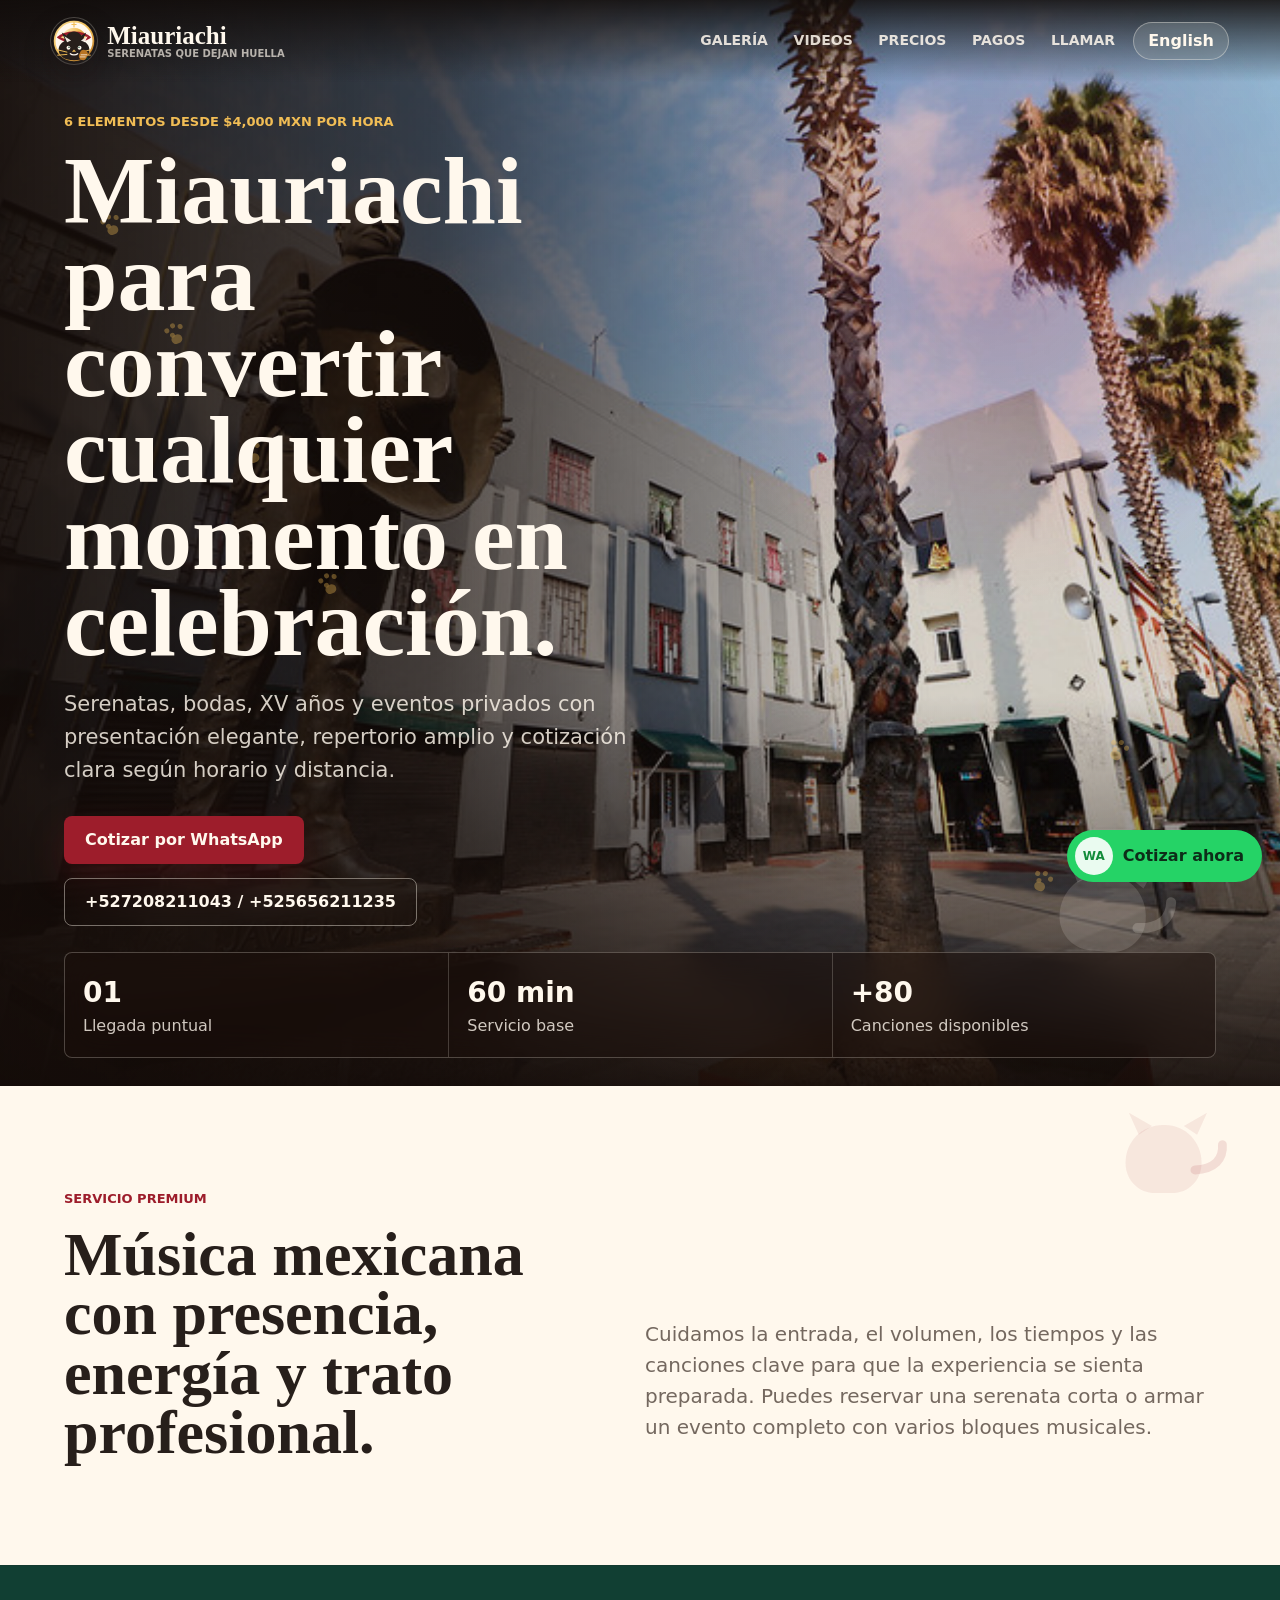
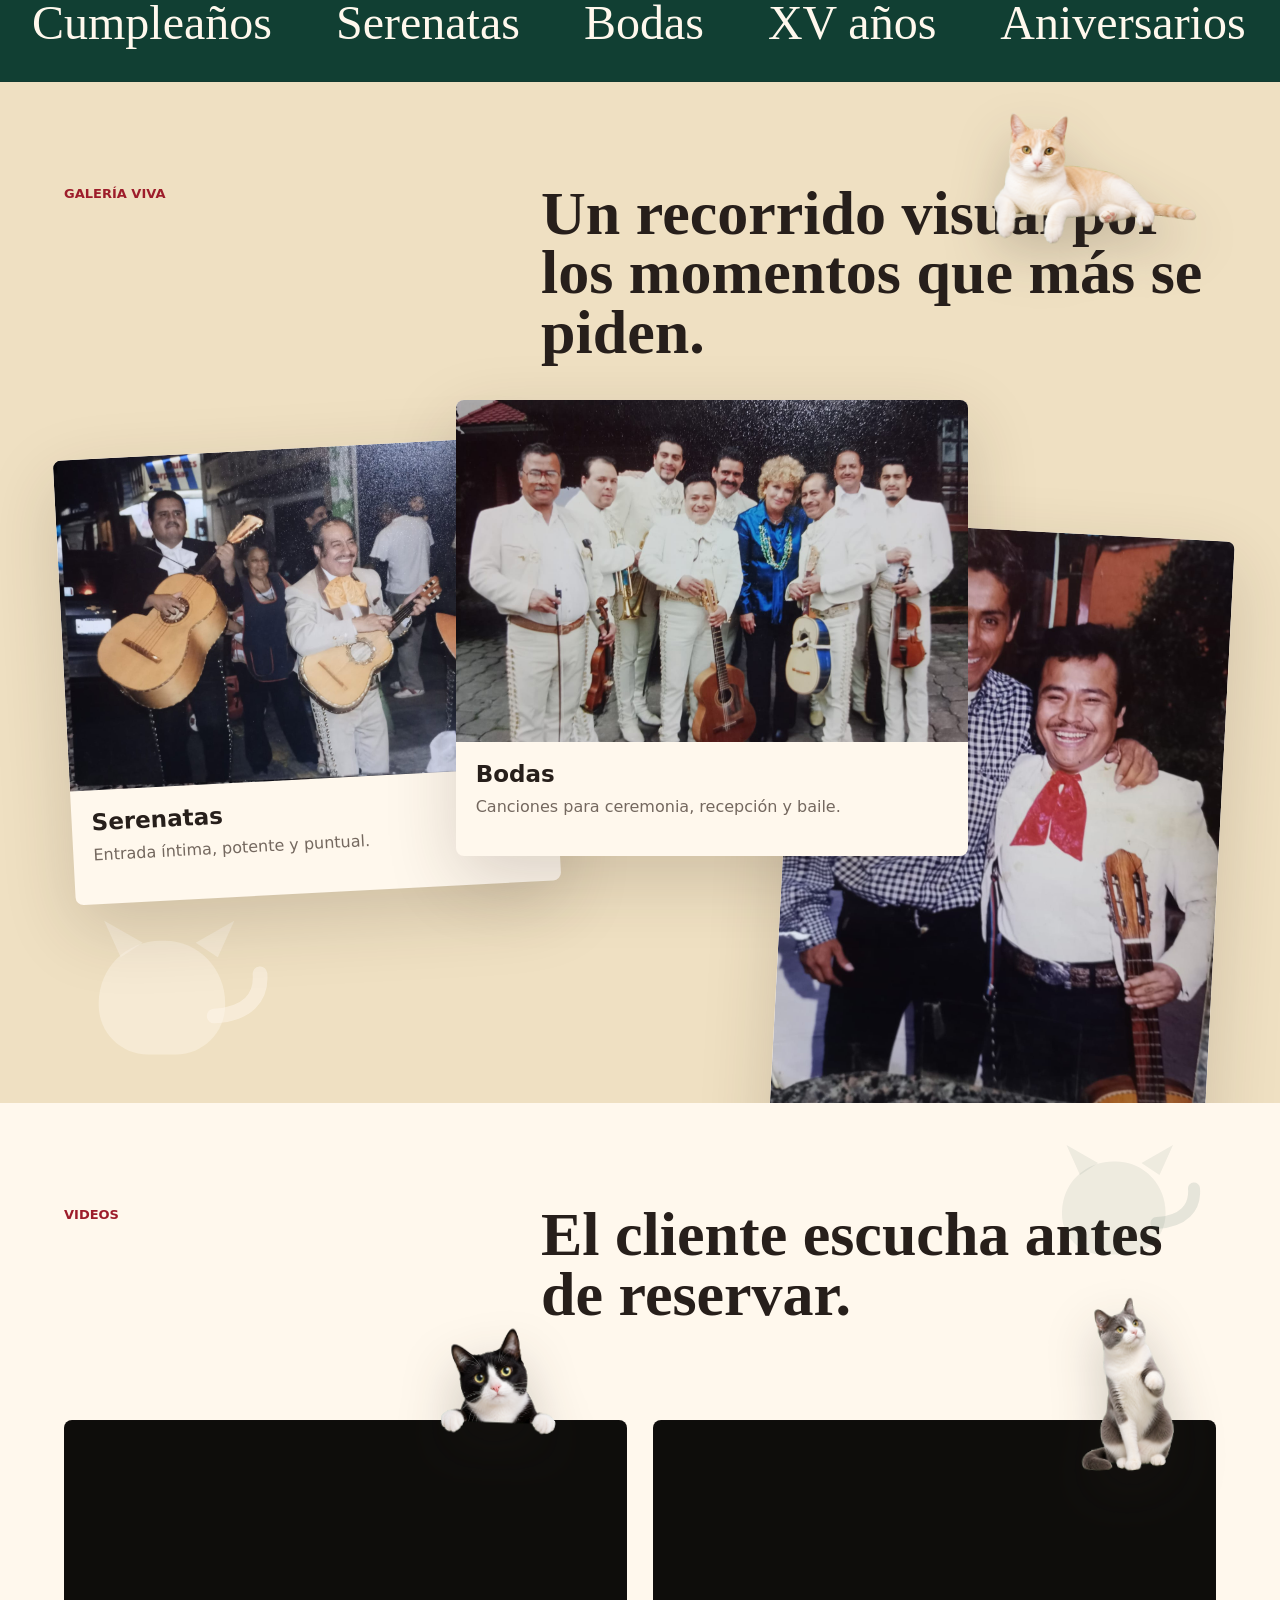
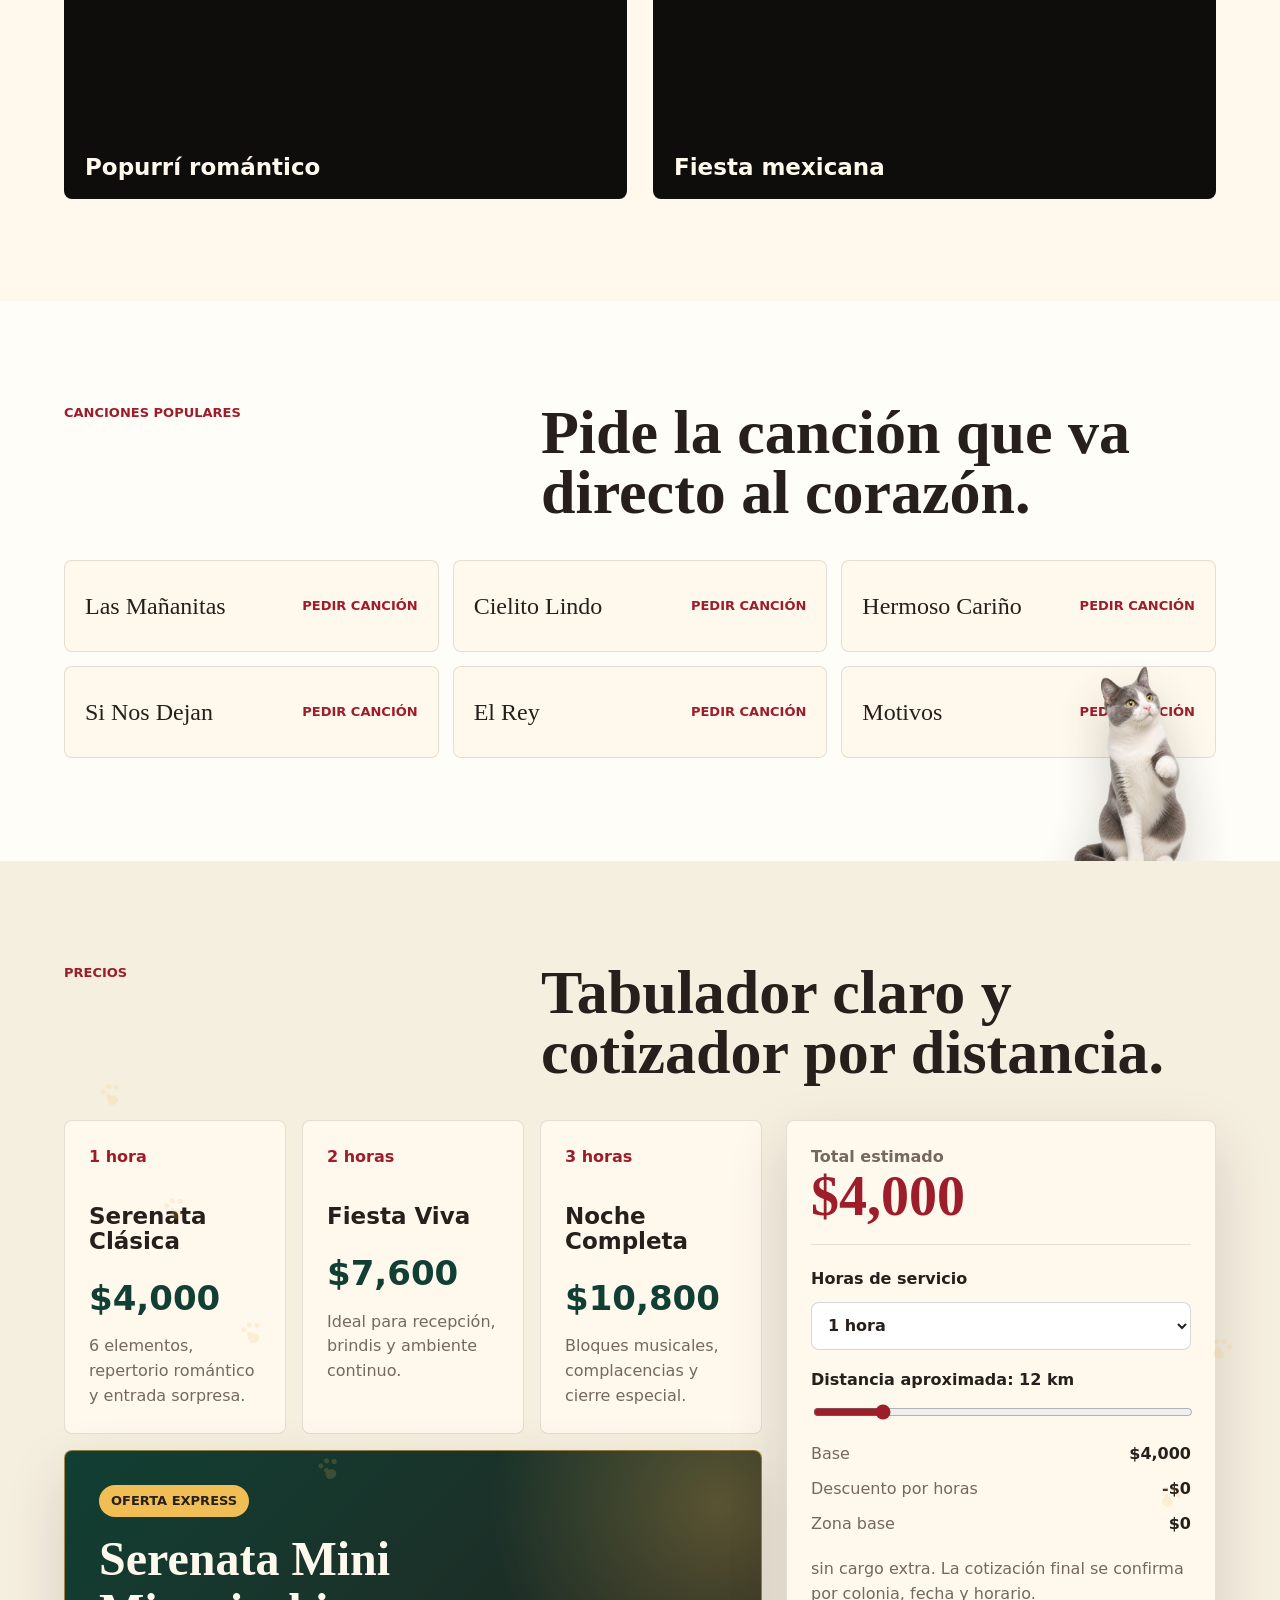
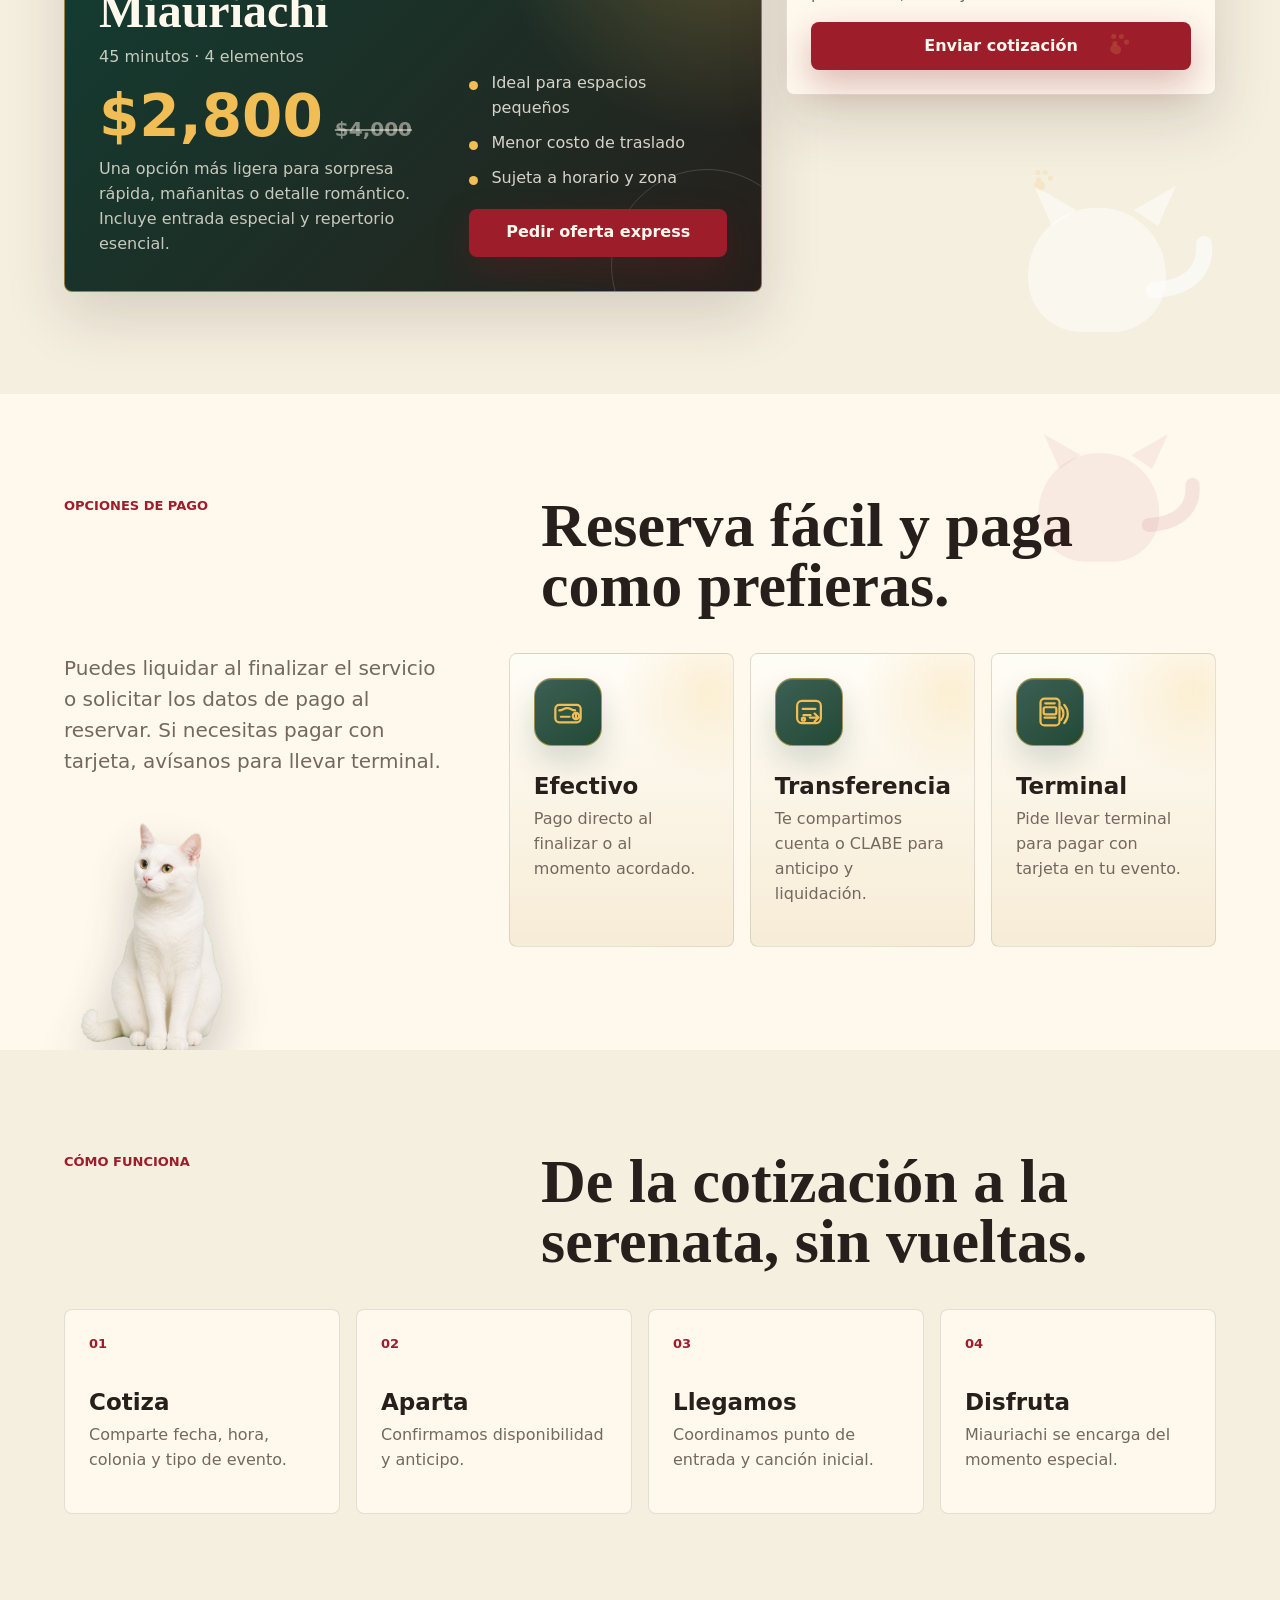
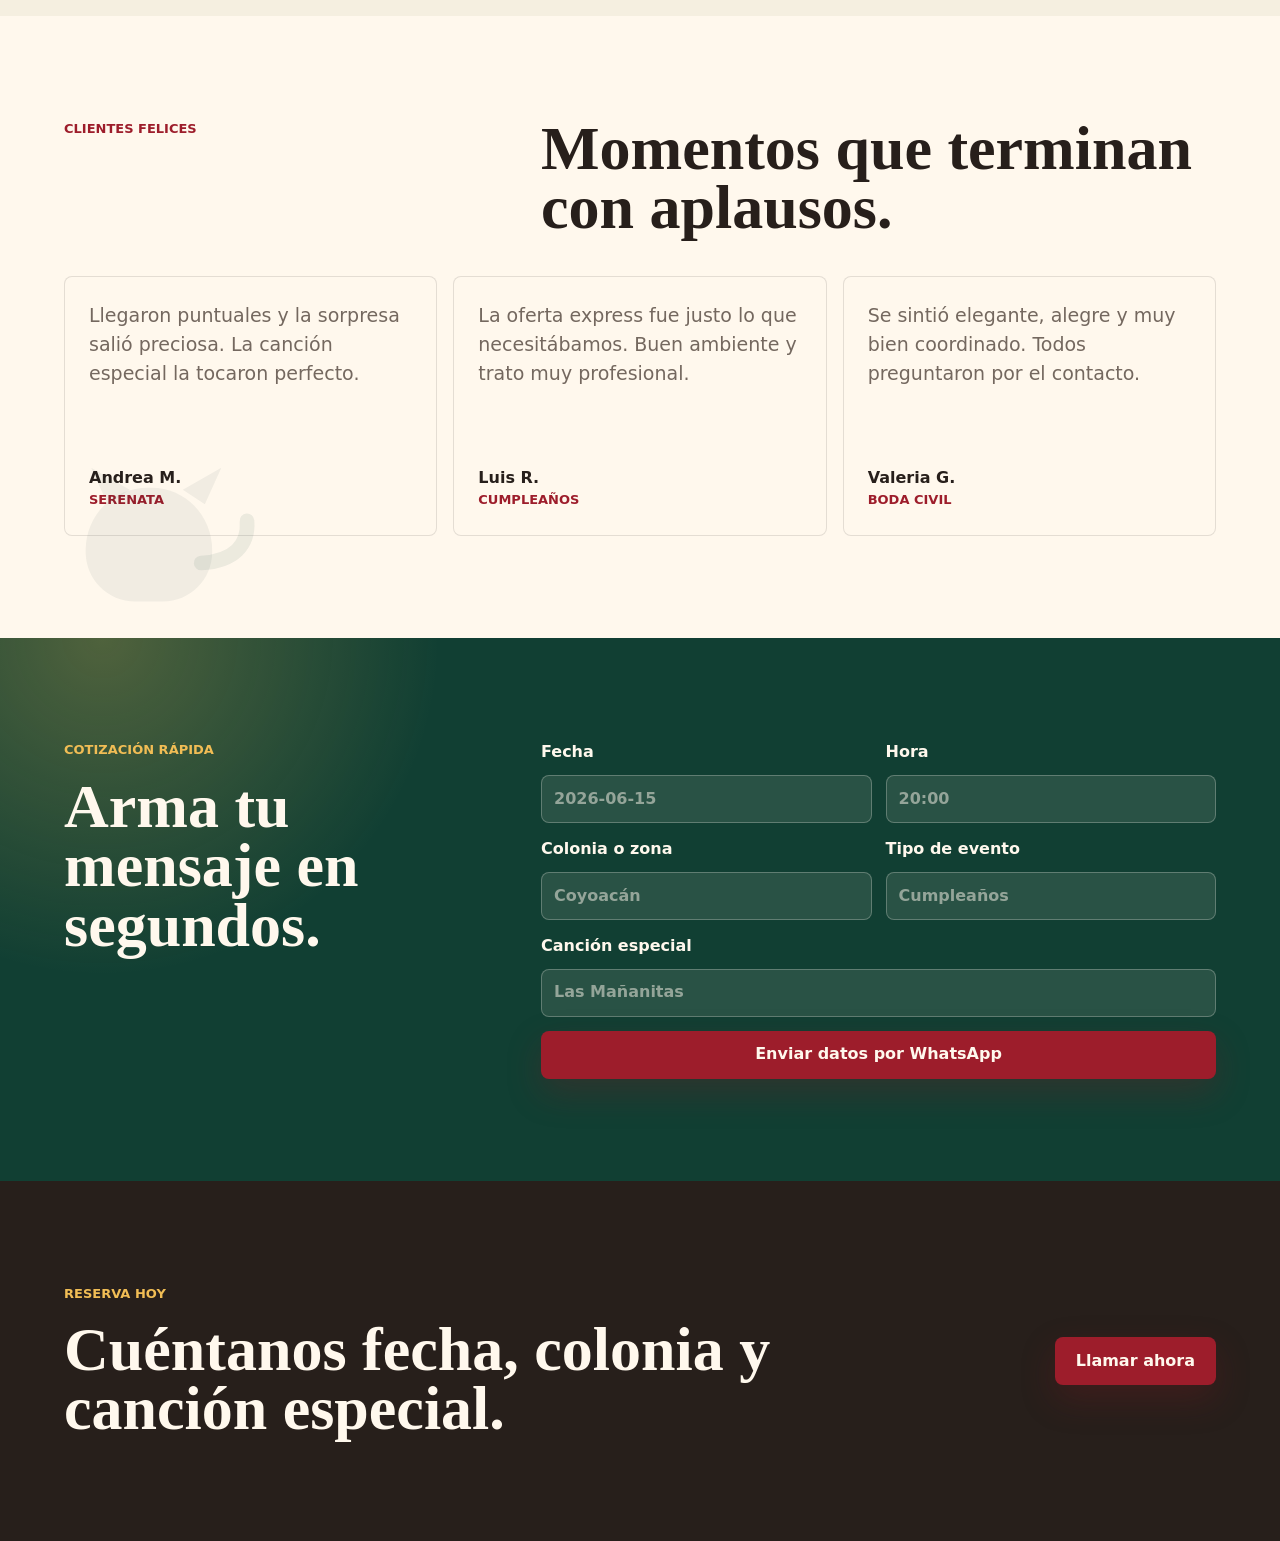
<file: index.html>
<!doctype html>
<html lang="es-MX">
  <head>
    <meta charset="UTF-8" />
    <link rel="icon" type="image/svg+xml" href="./miauriachi-logo.svg" />
    <link rel="manifest" href="./site.webmanifest" />
    <meta name="viewport" content="width=device-width, initial-scale=1.0" />
    <meta
      name="description"
      content="Miauriachi ofrece mariachi para serenatas, cumpleaños, bodas, XV años y eventos privados en CDMX y alrededores. Cotiza rápido por WhatsApp."
    />
    <meta
      name="keywords"
      content="mariachi, serenatas, mariachi CDMX, mariachi para cumpleaños, mariachi para bodas, mariachi para XV años, Miauriachi"
    />
    <meta name="robots" content="index, follow" />
    <meta name="author" content="Miauriachi" />
    <meta name="theme-color" content="#9d1d2b" />
    <meta property="og:type" content="website" />
    <meta property="og:locale" content="es_MX" />
    <meta property="og:site_name" content="Miauriachi" />
    <meta property="og:title" content="Miauriachi | Mariachi para serenatas y eventos" />
    <meta
      property="og:description"
      content="Serenatas, cumpleaños, bodas, XV años y eventos privados con cotización rápida por WhatsApp."
    />
    <meta property="og:image" content="./miauriachi-logo.svg" />
    <meta name="twitter:card" content="summary" />
    <meta name="twitter:title" content="Miauriachi | Mariachi para serenatas y eventos" />
    <meta
      name="twitter:description"
      content="Cotiza mariachi para serenatas, cumpleaños, bodas, XV años y eventos privados."
    />
    <meta name="twitter:image" content="./miauriachi-logo.svg" />
    <script type="application/ld+json">
      {
        "@context": "https://schema.org",
        "@type": "LocalBusiness",
        "name": "Miauriachi",
        "description": "Mariachi para serenatas, cumpleaños, bodas, XV años y eventos privados en CDMX y alrededores.",
        "telephone": ["+527208211043", "+525656211235"],
        "areaServed": ["Ciudad de México", "Estado de México"],
        "priceRange": "$$",
        "sameAs": [],
        "knowsAbout": [
          "Mariachi",
          "Serenatas",
          "Bodas",
          "Cumpleaños",
          "XV años",
          "Eventos privados"
        ]
      }
    </script>
    <title>Miauriachi | Mariachi para serenatas y eventos</title>
    <script type="module" crossorigin src="./assets/index-Ccozeq13.js"></script>
    <link rel="stylesheet" crossorigin href="./assets/index-DBH4JDwu.css">
  </head>
  <body>
    <div id="root"></div>
  </body>
</html>
</file>
<file: assets/index-DBH4JDwu.css>
:root{--ink:#271f1b;--muted:#74685f;--paper:#fff8ed;--cream:#efe0c2;--gold:#f1bd55;--red:#9d1d2b;--green:#113f33;--display:Georgia, "Times New Roman", serif;--sans:Inter, ui-sans-serif, system-ui, -apple-system, BlinkMacSystemFont, "Segoe UI", sans-serif;color:var(--ink);background:var(--paper);font-family:var(--sans);font-synthesis:none;text-rendering:optimizelegibility;-webkit-font-smoothing:antialiased;-moz-osx-font-smoothing:grayscale;font-size:16px;line-height:1.55}*{box-sizing:border-box}html{scroll-behavior:smooth}body{min-width:320px;margin:0}img{max-width:100%}button,input,select{font:inherit}#root{min-height:100svh}.topbar{z-index:10;background:linear-gradient(#110c0ae0,#110c0a00);justify-content:space-between;align-items:center;gap:24px;padding:18px clamp(18px,4vw,54px);display:flex;position:fixed;top:0;left:0;right:0}.brand,.navlinks a,.button{color:inherit;text-decoration:none}.brand{font-family:var(--display);color:var(--paper);align-items:center;gap:10px;font-size:25px;font-weight:800;display:inline-flex}.brand>span{gap:1px;line-height:1;display:grid}.brand small{color:#fff8edad;font-family:var(--sans);text-transform:uppercase;font-size:10px;font-weight:900}.brand img{border-radius:50%;width:46px;height:46px;animation:1.2s both logoPop;box-shadow:0 12px 28px #110c0a47,0 0 0 1px #fff8ed3d}@keyframes logoPop{0%{opacity:0;transform:translateY(-10px)scale(.8)rotate(-8deg)}65%{transform:translateY(2px)scale(1.06)rotate(3deg)}to{opacity:1;transform:none}}.nav-actions,.navlinks{align-items:center;display:flex}.nav-actions{gap:18px}.navlinks{color:#fff8eddb;text-transform:uppercase;gap:clamp(12px,2vw,28px);font-size:14px;font-weight:700}.navlinks a{border-bottom:1px solid #0000}.navlinks a:hover{border-color:currentColor}.language-toggle{min-height:38px;color:var(--paper);cursor:pointer;-webkit-backdrop-filter:blur(14px);backdrop-filter:blur(14px);background:#fff8ed1f;border:1px solid #fff8ed5c;border-radius:999px;padding:0 14px;font-weight:900}.language-toggle:hover{background:#fff8ed33}.hero-section{min-height:92svh;color:var(--paper);align-items:center;display:grid;position:relative;overflow:hidden}.cat-silhouette,.cat-sticker{pointer-events:none}.cat-silhouette{fill:#110c0a33}.cat-silhouette path:last-child{stroke:currentColor;stroke-width:8px;stroke-linecap:round}.cat-sticker{object-fit:contain;filter:drop-shadow(0 22px 26px #271f1b3d);-webkit-user-select:none;user-select:none;animation:5.5s ease-in-out infinite catFloat}@keyframes catFloat{0%,to{translate:0}50%{translate:0 -8px}}.paw-trail{z-index:1;pointer-events:none;position:absolute;inset:0;overflow:hidden}.paw-trail span{opacity:.48;width:18px;height:18px;animation:4.8s ease-in-out infinite pawFade;position:absolute;transform:rotate(-18deg)}@keyframes pawFade{0%,to{opacity:.16}50%{opacity:.56}}.paw-trail span:before,.paw-trail span:after{content:"";background:#f1bd55b8;border-radius:999px;position:absolute}.paw-trail span:before{width:11px;height:9px;bottom:0;left:4px}.paw-trail span:after{width:5px;height:5px;top:0;left:0;box-shadow:7px -3px #f1bd55b8,14px 0 #f1bd55b8,4px 6px #f1bd55b8}.paw-trail span:first-child{top:20%;left:8%}.paw-trail span:nth-child(2){top:30%;left:13%}.paw-trail span:nth-child(3){top:41%;left:19%}.paw-trail span:nth-child(4){top:53%;left:25%}.paw-trail span:nth-child(5){bottom:18%;right:18%;transform:rotate(24deg)}.paw-trail span:nth-child(6){bottom:30%;right:12%;transform:rotate(24deg)}.paw-trail span:nth-child(7){bottom:43%;right:8%;transform:rotate(24deg)}.paw-trail span:nth-child(8){bottom:56%;right:4%;transform:rotate(24deg)}.hero-media,.hero-shade{position:absolute;inset:0}.hero-media{object-fit:cover;width:100%;height:100%}.hero-shade{background:radial-gradient(circle at 78% 25%,#c2212d3d,#0000 26%),linear-gradient(90deg,#130b08f0,#130b08b8 34%,#130b0829 70%),linear-gradient(#0000 64%,#130b08eb)}.hero-copy{z-index:2;width:min(720px,100% - 36px);padding:112px clamp(18px,5vw,72px) 160px;position:relative}.hero-cat{z-index:1;color:#fff8ed2e;fill:#fff8ed24;width:clamp(88px,12vw,150px);position:absolute;bottom:124px;right:clamp(18px,8vw,120px);transform:rotate(5deg)}.eyebrow{color:var(--gold);letter-spacing:0;text-transform:uppercase;margin:0 0 16px;font-size:13px;font-weight:900}.eyebrow.dark{color:var(--red)}h1,h2,h3,p{margin-top:0}h1{max-width:680px;font-family:var(--display);letter-spacing:0;margin-bottom:22px;font-size:clamp(46px,8vw,96px);line-height:.9}h2{color:var(--ink);font-family:var(--display);letter-spacing:0;margin-bottom:0;font-size:clamp(34px,5vw,62px);line-height:.96}h3{color:var(--ink);margin-bottom:8px;font-size:23px;line-height:1.08}.hero-text{color:#fff8edd1;max-width:620px;margin-bottom:30px;font-size:clamp(17px,2vw,21px)}.hero-actions,.contact-section{flex-wrap:wrap;align-items:center;gap:14px;display:flex}.button{border:1px solid #0000;border-radius:8px;justify-content:center;align-items:center;min-height:48px;padding:0 20px;font-weight:900;display:inline-flex}.button.primary{background:var(--red);color:var(--paper);box-shadow:0 14px 34px #7c182047}.hero-actions .button.primary,.floating-whatsapp{animation:2.8s ease-in-out infinite softPulse}@keyframes softPulse{0%,to{box-shadow:0 14px 34px #7c182047}50%{box-shadow:0 18px 44px #7c182075}}.button.secondary{color:var(--paper);-webkit-backdrop-filter:blur(14px);backdrop-filter:blur(14px);border-color:#fff8ed6b}.button.full{width:100%}.hero-panel{z-index:2;-webkit-backdrop-filter:blur(18px);backdrop-filter:blur(18px);background:#1b0f0a80;border:1px solid #fff8ed3d;border-radius:8px;grid-template-columns:repeat(3,1fr);display:grid;position:absolute;bottom:28px;left:clamp(18px,5vw,72px);right:clamp(18px,5vw,72px)}.hero-panel div{color:#fff8edcc;min-height:78px;padding:18px}.hero-panel div+div{border-left:1px solid #fff8ed33}.hero-panel span{color:var(--paper);font-size:28px;font-weight:900;display:block}.section{padding:clamp(58px,8vw,112px) clamp(18px,5vw,72px)}.intro{background:var(--paper);grid-template-columns:minmax(280px,.86fr) 1fr;align-items:end;gap:clamp(30px,8vw,90px);display:grid;position:relative;overflow:hidden}.intro-cat{fill:#9d1d2b14;color:#9d1d2b1f;width:132px;position:absolute;top:18px;right:4vw}.intro>p{max-width:680px;color:var(--muted);font-size:20px}.marquee{background:var(--green);color:var(--paper);border-block:1px solid #271f1b1f;overflow:hidden}.marquee div{width:max-content;animation:28s linear infinite slide;display:flex}.marquee span{font-family:var(--display);white-space:nowrap;padding:20px 32px;font-size:clamp(28px,4vw,48px)}@keyframes slide{to{transform:translate(-50%)}}.section-heading{grid-template-columns:.75fr 1.25fr;gap:clamp(20px,6vw,72px);margin-bottom:38px;display:grid}.gallery-section{background:var(--cream);position:relative;overflow:hidden}.gallery-cat{z-index:2;width:clamp(150px,20vw,290px);position:absolute;top:18px;right:clamp(16px,6vw,80px);transform:rotate(2deg)}.gallery-bg-cat{fill:#fff8ed6b;color:#fff8ed80;width:220px;position:absolute;bottom:32px;left:4vw}.gallery-orbit{min-height:600px;position:relative}.gallery-card{background:var(--paper);border-radius:8px;display:grid;position:absolute;overflow:hidden;box-shadow:0 24px 70px #39281c2e}.gallery-card img{object-fit:cover;width:100%;height:100%;min-height:320px}.gallery-card div{padding:20px}.gallery-card p,.package-card span,.quote-box p{color:var(--muted)}.card-1{width:min(38vw,520px);top:48px;left:0;transform:rotate(-3deg)}.card-1 img{object-position:80% center}.card-2{z-index:2;width:min(40vw,560px);top:0;left:34%}.card-2 img{object-position:center}.card-3{width:min(34vw,470px);top:130px;right:0;transform:rotate(3deg)}.card-3 img{object-position:12% center}.video-section{background:var(--paper);position:relative;overflow:hidden}.video-shadow-cat{fill:#113f3312;color:#113f331a;width:180px;position:absolute;top:30px;right:6vw}.video-grid{grid-template-columns:repeat(2,minmax(0,1fr));gap:26px;padding-top:58px;display:grid}.video-card{background:#0e0d0b;border:1px solid #271f1b1f;border-radius:8px;position:relative;overflow:visible}.video-cat{z-index:3;pointer-events:none;position:absolute}.video-cat-1{width:clamp(130px,18vw,220px);top:-104px;right:18px;transform:rotate(2deg)}.video-cat-2{width:clamp(96px,13vw,150px);top:-142px;right:8px;transform:rotate(-4deg)}.video-card iframe{aspect-ratio:16/9;border:0;border-radius:8px 8px 0 0;width:100%;display:block}.video-card h3{color:var(--paper);background:#0e0d0b;border-radius:0 0 8px 8px;margin:0;padding:18px 20px}.pricing-section{background:#f5efe0;position:relative;overflow:hidden}.pricing-section .paw-trail span{opacity:.24}.pricing-bg-cat{fill:#ffffff80;color:#ffffff94;width:240px;position:absolute;bottom:44px;right:5vw}.pricing-layout{grid-template-columns:1fr minmax(320px,430px);align-items:start;gap:24px;display:grid}.pricing-main{gap:16px;display:grid}.package-grid{grid-template-columns:repeat(3,minmax(0,1fr));gap:16px;display:grid}.package-card,.quote-box{background:var(--paper);border:1px solid #271f1b1f;border-radius:8px}.package-card{min-height:240px;padding:24px}.package-card p{color:var(--red);margin-bottom:34px;font-weight:900}.package-card strong{color:var(--green);margin:18px 0 10px;font-size:34px;display:block}.express-offer{color:var(--paper);background:radial-gradient(circle at 94% 12%,#f1bd5547,#0000 30%),linear-gradient(135deg,#113f33,#271f1b);border:1px solid #f1bd558c;border-radius:8px;grid-template-columns:1.15fr .85fr;gap:22px;padding:clamp(22px,4vw,34px);display:grid;position:relative;overflow:hidden;box-shadow:0 24px 60px #39281c29}.express-offer:after{content:"";border:1px solid #fff8ed29;border-radius:50%;width:190px;height:190px;position:absolute;bottom:-70px;right:-42px}.express-copy,.express-actions{z-index:1;position:relative}.express-copy p{background:var(--gold);color:var(--ink);text-transform:uppercase;border-radius:999px;margin-bottom:16px;padding:6px 12px;font-size:13px;font-weight:900;display:inline-flex}.express-copy h3{max-width:440px;color:var(--paper);font-family:var(--display);letter-spacing:0;font-size:clamp(32px,4vw,48px)}.express-copy span,.express-copy em{color:#fff8edc2;font-style:normal;display:block}.express-copy strong{color:var(--gold);align-items:baseline;gap:12px;margin:18px 0 12px;font-size:clamp(38px,5vw,58px);line-height:1;display:flex}.express-copy small{color:#fff8ed7a;font-size:20px;text-decoration:line-through}.express-actions{align-content:end;gap:18px;display:grid}.express-actions ul{gap:10px;margin:0;padding:0;list-style:none;display:grid}.express-actions li{color:#fff8edd1;padding-left:22px;position:relative}.express-actions li:before{content:"";background:var(--gold);border-radius:50%;width:9px;height:9px;position:absolute;top:.62em;left:0}.quote-box{padding:24px;position:sticky;top:86px;box-shadow:0 24px 60px #39281c29}.quote-total{border-bottom:1px solid #271f1b1f;margin-bottom:22px;padding-bottom:20px}.quote-total span{color:var(--muted);font-weight:800}.quote-total strong{color:var(--red);font-family:var(--display);font-size:56px;line-height:.96;display:block}label{color:var(--ink);gap:10px;margin-bottom:18px;font-weight:900;display:grid}select,input[type=range]{width:100%}select{min-height:48px;color:var(--ink);font:inherit;background:#fff;border:1px solid #271f1b2e;border-radius:8px;padding:0 12px}input[type=range]{accent-color:var(--red)}dl{gap:10px;margin:20px 0;display:grid}dl div{color:var(--muted);justify-content:space-between;gap:12px;display:flex}dd{color:var(--ink);margin:0;font-weight:900}.payments-section{background:var(--paper);position:relative;overflow:hidden}.payments-cat{opacity:.96;width:clamp(120px,15vw,190px);position:absolute;bottom:-40px;left:clamp(18px,5vw,68px)}.payments-bg-cat{fill:#9d1d2b0f;color:#9d1d2b17;width:210px;position:absolute;top:26px;right:6vw}.payments-layout{grid-template-columns:minmax(260px,.7fr) 1.3fr;align-items:start;gap:clamp(22px,5vw,64px);display:grid}.payments-layout>p{color:var(--muted);font-size:20px}.payment-grid{grid-template-columns:repeat(3,minmax(0,1fr));gap:16px;display:grid}.payment-card{background:radial-gradient(circle at 90% 12%,#f1bd5533,#0000 28%),linear-gradient(#fffdf7,#f7ecd6);border:1px solid #271f1b1f;border-radius:8px;min-height:250px;padding:24px;position:relative}.payment-icon{background:linear-gradient(145deg, #fff8ed2e, #f1bd5514), var(--green);width:68px;height:68px;color:var(--gold);border:1px solid #f1bd5594;border-radius:18px;place-items:center;margin-bottom:28px;display:grid;box-shadow:inset 0 1px #fff8ed29,0 16px 30px #113f3329}.payment-icon svg{fill:none;stroke:currentColor;stroke-width:2.8px;stroke-linecap:round;stroke-linejoin:round;width:38px;height:38px}.payment-card p{color:var(--muted)}.songs-section{background:#fffdf7;position:relative;overflow:hidden}.songs-cat{opacity:.92;width:clamp(120px,14vw,190px);position:absolute;bottom:-52px;right:4vw}.song-grid{grid-template-columns:repeat(3,minmax(0,1fr));gap:14px;display:grid}.song-pill{background:var(--paper);min-height:92px;color:inherit;border:1px solid #271f1b1f;border-radius:8px;justify-content:space-between;align-items:center;gap:18px;padding:18px 20px;text-decoration:none;transition:transform .18s,box-shadow .18s;display:flex}.song-pill:hover,.package-card:hover,.payment-card:hover,.testimonial-card:hover{transform:translateY(-4px);box-shadow:0 18px 40px #39281c24}.song-pill span{color:var(--ink);font-family:var(--display);font-size:24px}.song-pill strong{color:var(--red);text-transform:uppercase;white-space:nowrap;font-size:13px}.process-section{background:#f5efe0}.process-grid,.testimonial-grid{grid-template-columns:repeat(4,minmax(0,1fr));gap:16px;display:grid}.process-card,.testimonial-card{background:var(--paper);border:1px solid #271f1b1f;border-radius:8px;padding:24px}.process-card span{color:var(--red);margin-bottom:36px;font-size:13px;font-weight:900;display:block}.process-card p,.testimonial-card p{color:var(--muted)}.testimonials-section{background:var(--paper);position:relative;overflow:hidden}.testimonials-bg-cat{fill:#113f330f;color:#113f3314;width:220px;position:absolute;bottom:20px;left:3vw}.testimonial-grid{grid-template-columns:repeat(3,minmax(0,1fr))}.testimonial-card{align-content:space-between;min-height:260px;display:grid}.testimonial-card p{font-size:19px}.testimonial-card strong,.testimonial-card span{display:block}.testimonial-card strong{color:var(--ink)}.testimonial-card span{color:var(--red);text-transform:uppercase;font-size:13px;font-weight:900}.quick-form-section{background:radial-gradient(circle at 8% 0%, #f1bd5547, transparent 26%), var(--green);color:var(--paper);grid-template-columns:.75fr 1.25fr;align-items:start;gap:clamp(24px,6vw,72px);display:grid}.quick-form-section h2{color:var(--paper)}.quick-form{grid-template-columns:repeat(2,minmax(0,1fr));gap:14px;display:grid}.quick-form label{color:var(--paper);margin:0}.quick-form input{min-height:48px;color:var(--paper);background:#fff8ed1a;border:1px solid #fff8ed42;border-radius:8px;padding:0 12px}.quick-form input::placeholder{color:#fff8ed80}.wide-field{grid-column:1/-1}.contact-section{background:var(--ink);color:var(--paper);justify-content:space-between}.contact-section h2{max-width:760px;color:var(--paper)}.floating-whatsapp{z-index:20;color:#0d2d19;background:#25d366;border-radius:999px;align-items:center;gap:10px;min-height:52px;padding:0 18px 0 8px;font-weight:950;text-decoration:none;display:inline-flex;position:fixed;bottom:18px;right:18px}.floating-whatsapp span{color:#128c3a;background:#ffffffe6;border-radius:50%;place-items:center;width:38px;height:38px;font-size:12px;display:grid}@media (width<=920px){.topbar{align-items:flex-start;position:absolute}.navlinks{display:none}.language-toggle{min-height:36px;padding-inline:12px}.hero-section{min-height:100svh}.hero-media{object-position:64% center}.hero-copy{padding-top:118px;padding-bottom:230px}.hero-panel,.intro,.section-heading,.pricing-layout,.package-grid,.express-offer,.video-grid,.payments-layout,.payment-grid,.song-grid,.process-grid,.testimonial-grid,.quick-form-section{grid-template-columns:1fr}.hero-panel div+div{border-top:1px solid #fff8ed33;border-left:0}.gallery-orbit{gap:18px;min-height:auto;display:grid}.gallery-card{width:100%;position:static;transform:none}.gallery-card img{min-height:260px}.gallery-cat,.video-shadow-cat,.payments-cat,.gallery-bg-cat,.pricing-bg-cat,.payments-bg-cat{opacity:.28}.video-cat{opacity:.96}.video-cat-1{width:142px;top:-82px;right:8px}.video-cat-2{width:96px;top:-96px;right:6px}.quote-box{position:static}.quick-form{grid-template-columns:1fr}}@media (width<=560px){.topbar{gap:12px;padding:14px}.brand{max-width:200px;font-size:20px;line-height:1}.brand small{display:none}.brand img{width:40px;height:40px}h1{font-size:42px}h2{font-size:34px}.hero-copy{padding-inline:14px;width:100%;padding-bottom:250px}.hero-actions .button,.contact-section .button{width:100%}.hero-panel{bottom:16px;left:14px;right:14px}.hero-cat{width:74px;bottom:214px;right:10px}.paw-trail span{opacity:.26}.hero-panel div{min-height:66px;padding:12px 14px}.hero-panel span{font-size:22px}.section{padding-inline:14px}.package-card,.quote-box,.payment-card{padding:18px}.express-offer{padding:20px}.express-actions .button{width:100%}.gallery-cat,.intro-cat,.video-shadow-cat,.gallery-bg-cat,.pricing-bg-cat,.payments-bg-cat{display:none}.payments-cat{opacity:.42;width:96px;bottom:-34px;left:auto;right:10px}.video-grid{gap:72px;padding-top:72px}.songs-cat{display:none}.song-pill{min-height:76px}.song-pill span{font-size:21px}.floating-whatsapp{min-height:48px;padding-right:14px;font-size:14px;bottom:12px;right:12px}.quote-total strong{font-size:40px}}
</file>
